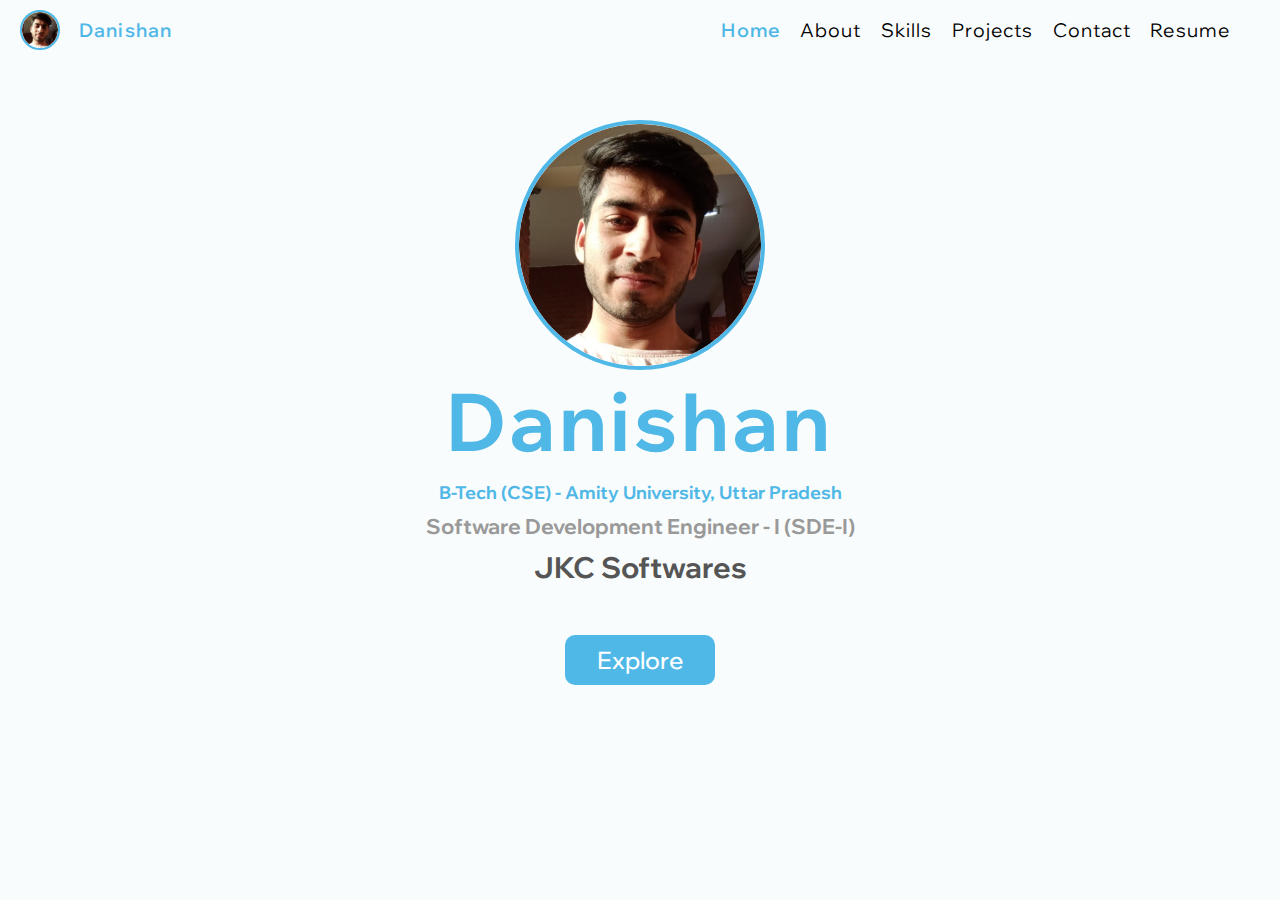
<file: index.html>
<!DOCTYPE html>
<html lang="en">
  <head>
    <meta charset="UTF-8" />
    <meta http-equiv="X-UA-Compatible" content="IE=edge" />
    <meta name="viewport" content="width=device-width, initial-scale=1.0" />
    <link rel="shortcut icon" type="image/x-icon" href="./src/danishan.png" />
    <title>Home | Danishan</title>
    <link rel="stylesheet" href="./css/style.css" />
    <link rel="stylesheet" href="./css/styleO.css" />
  </head>

  <body>
    <section class="home">
      <!--Toggle Button for smaller Screen ----------------------------------- -->
      <input type="checkbox" name="checkox1" id="click" />
      <label for="click">
        <?xml version="1.0" ?><svg
          class="bar"
          fill="none"
          height="24"
          stroke="currentColor"
          stroke-linecap="round"
          stroke-linejoin="round"
          stroke-width="2"
          viewBox="0 0 24 24"
          width="24"
          xmlns="http://www.w3.org/2000/svg"
        >
          <line x1="3" x2="21" y1="12" y2="12" />
          <line x1="3" x2="21" y1="6" y2="6" />
          <line x1="3" x2="21" y1="18" y2="18" />
        </svg>
      </label>

      <!--Navigation -------------------------------------------------- -->
      <nav class="home__nav nav">
        <div class="d1">
          <div class="d2">
            <img class="img-icon" src="./src/danishan.png" alt="img" />
            <p>Danishan</p>
          </div>
        </div>

        <div class="d4">
          <ul>
            <li class="cur-page">Home</li>
            <a href="./html/explore.html#about">
              <li>About</li>
            </a>
            <!-- <a href="./html/explore.html#timeline">
                        <li>Time Line</li>
                    </a> -->
            <a href="./html/explore.html#skill">
              <li>Skills</li>
            </a>
            <a href="./html/explore.html#project">
              <li>Projects</li>
            </a>
            <a href="./html/explore.html#contact">
              <li>Contact</li>
            </a>
            <a target="_blank" href="./html/danishan-resume.html">
              <li>Resume</li>
            </a>
          </ul>
        </div>
      </nav>

      <!--Home Body ---------------------------------------- -->

      <div class="home__div1">
        <div class="home__body">
          <img class="img" src="./src/danishan.png" alt="#" />
          <div class="home_intro">
            <p class="name_text_col">Danishan</p>
            <p class="hd3_col">
              B-Tech (CSE) - Amity University, Uttar Pradesh
            </p>
            <p class="hd2_gry">
              Software Development Engineer - I<span class="break"></span>
              (SDE-I)
            </p>
            <p class="hd1">JKC Softwares</p>
          </div>
          <a href="./html/explore.html">
            <div class="btn">Explore</div>
          </a>
        </div>

        <!-- <div class="home__lside">
                <div class="lside-div"><img class="l-img img-1" src="./src/personal/A1.jpeg" alt="Danishan-1"></div>
                <div class="lside-div"><img class="l-img img-2" src="./src/personal/A2.jpg" alt="Danishan-2"></div>
                <div class="lside-div"><img class="l-img img-3" src="./src/personal/A3.jpg" alt="Danishan-3"></div>
                <div class="lside-div"><img class="l-img img-4" src="./src/personal/D6.jpg" alt="Danishan-4"></div>
                <div class="lside-div"><img class="l-img img-5" src="./src/personal/D5.jpg" alt="Danishan-5"></div>
                <div class="lside-div"><img class="l-img img-6" src="./src/personal/A4.jpg" alt="Danishan-6"></div>
                <div class="lside-div"><img class="l-img img-7" src="./src/personal/D2.jpg" alt="Danishan-7"></div>
                <div class="lside-div"><img class="l-img img-8" src="./src/personal/D4.jpg" alt="Danishan-8"></div>
                <div class="lside-div"><img class="l-img img-9" src="./src/personal/D1.jpg" alt="Danishan-9"></div>
                <div class="lside-div"><img class="l-img img-10" src="./src/personal/G8.jpg" alt="Danishan-10"></div>
            </div> -->
      </div>
    </section>
  </body>
</html>
</file>
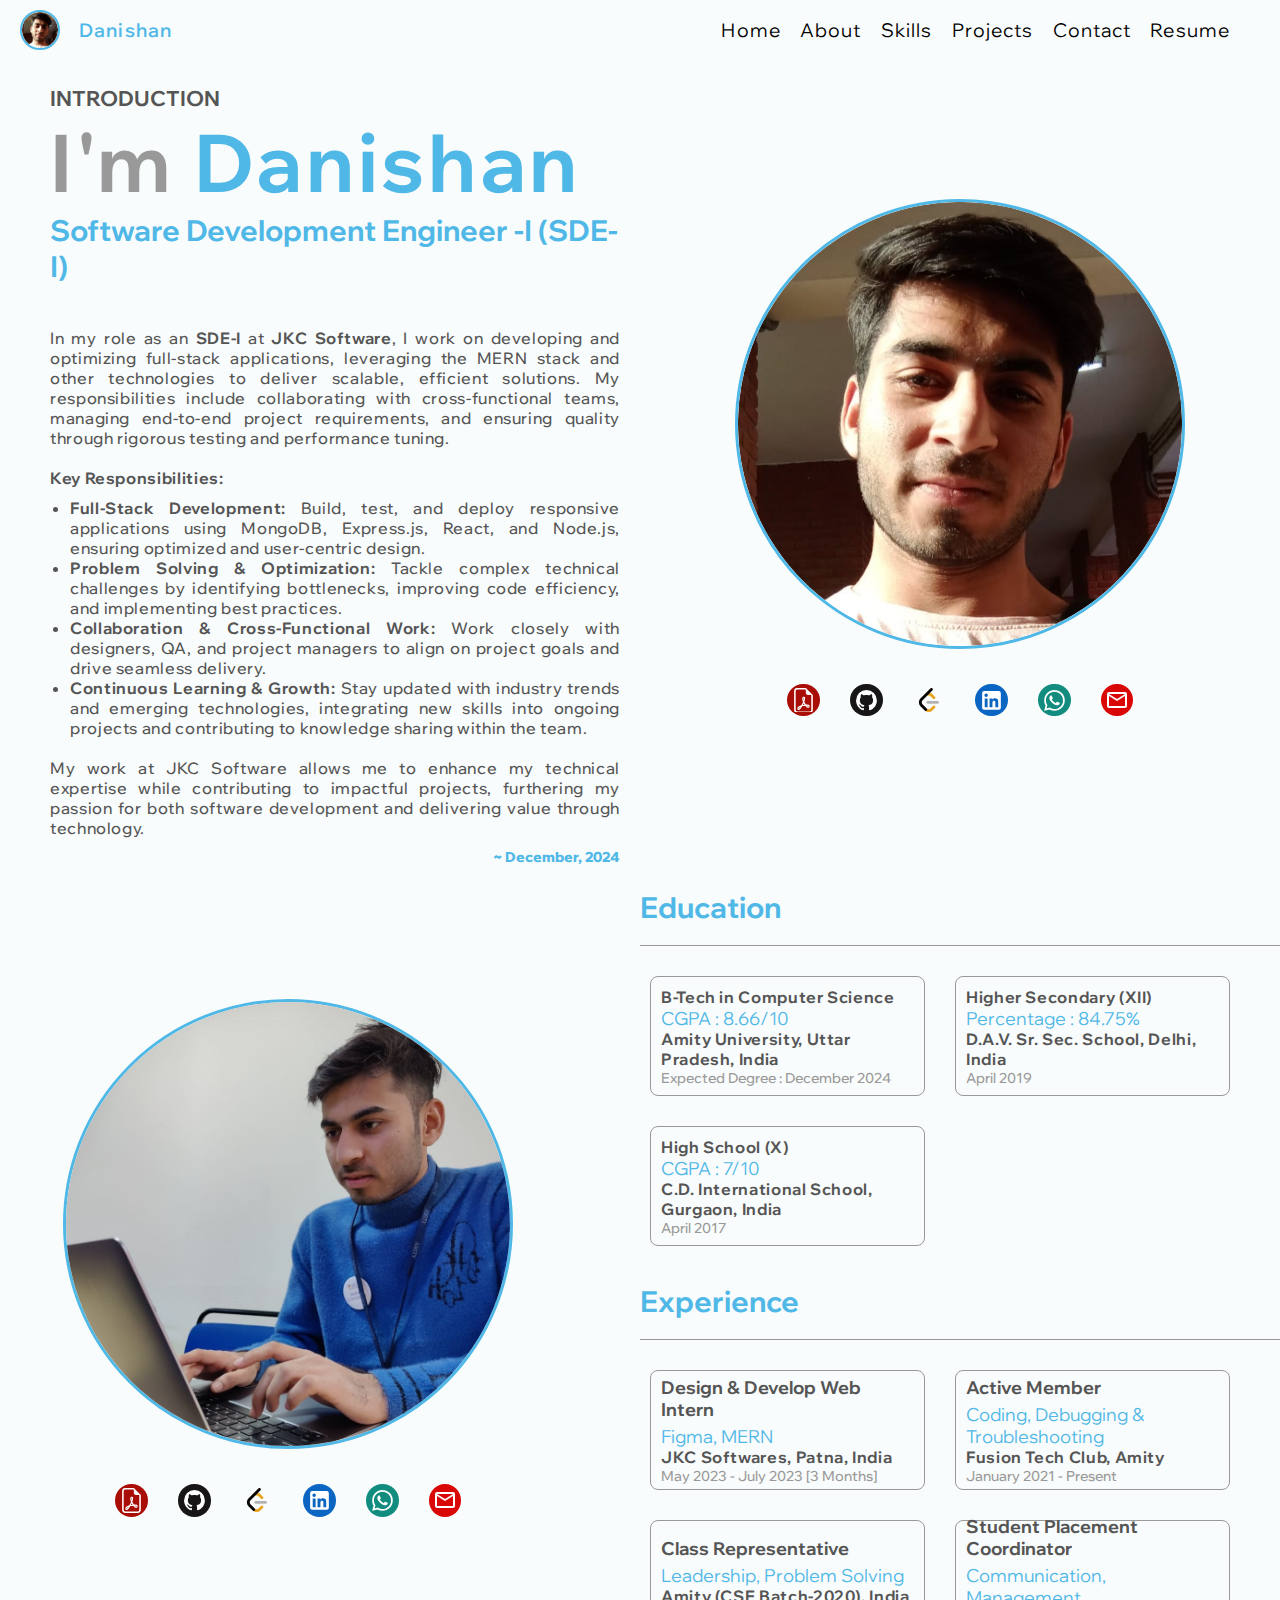
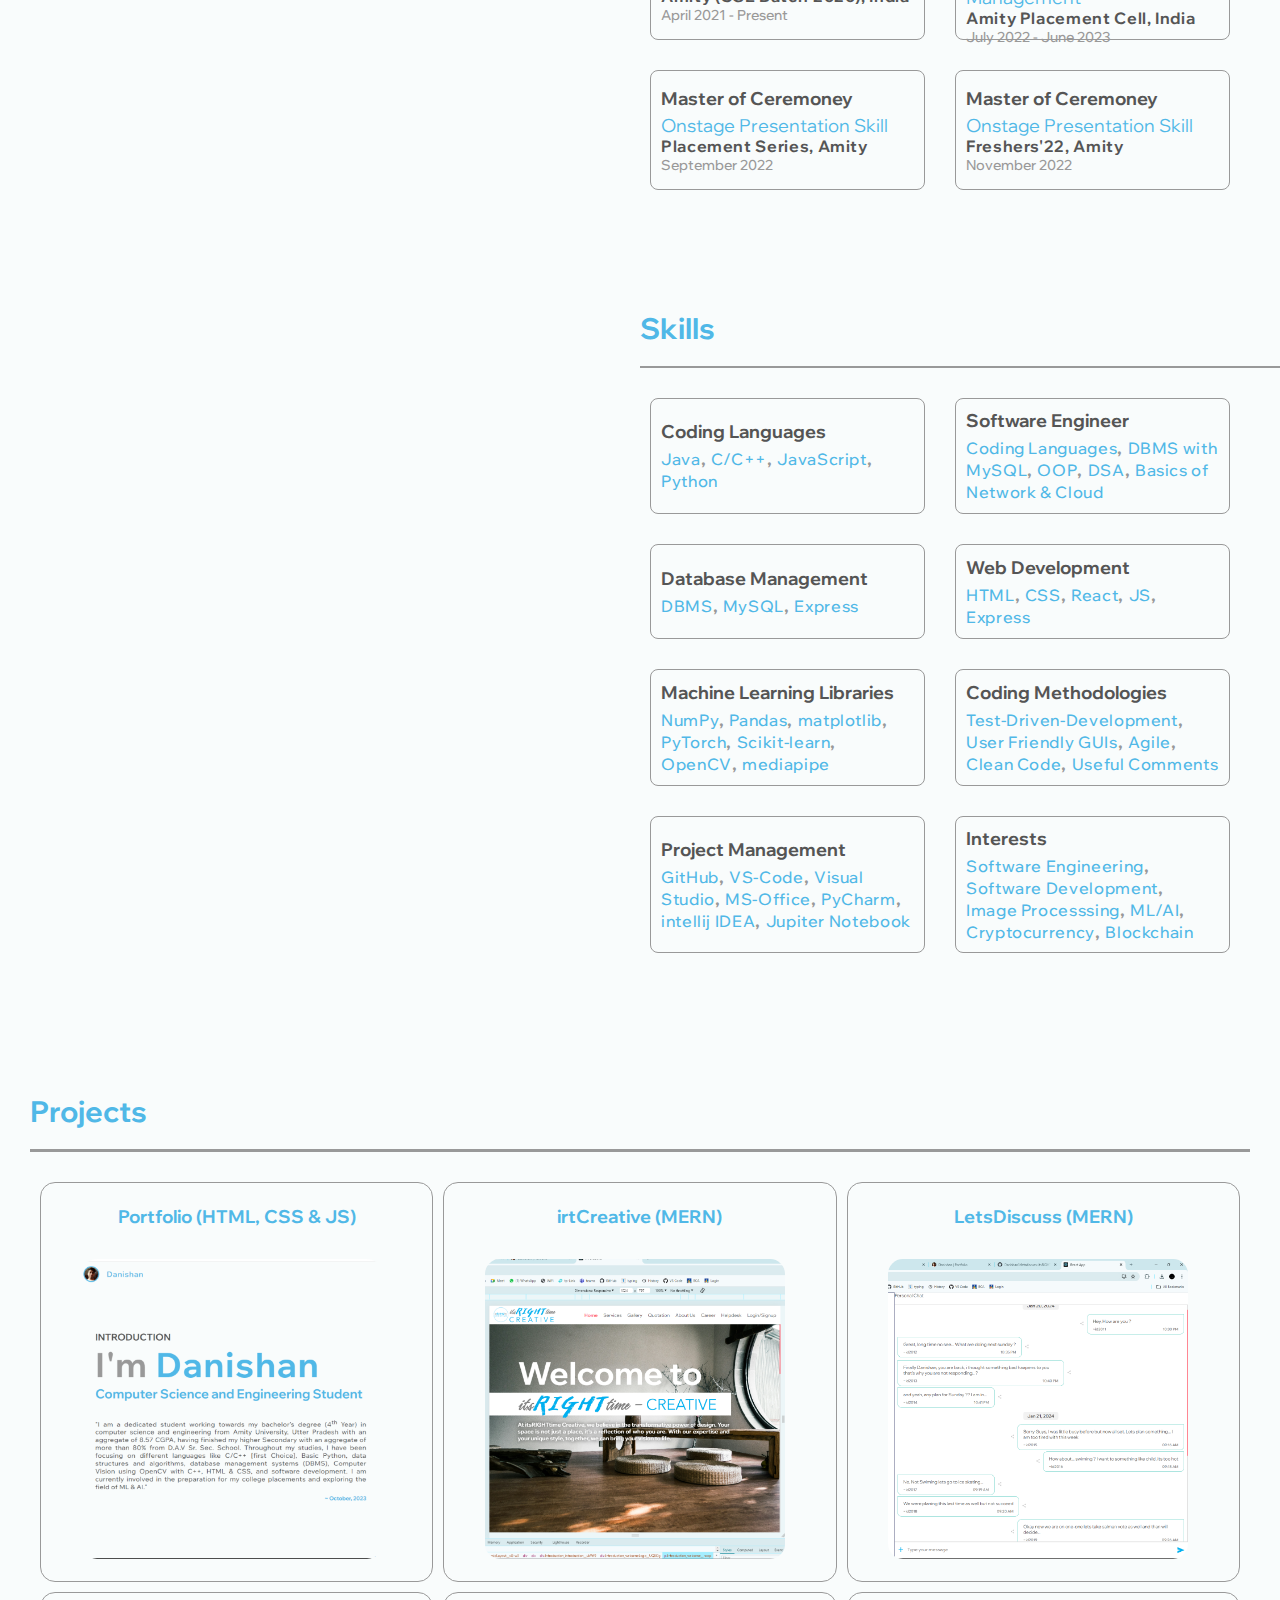
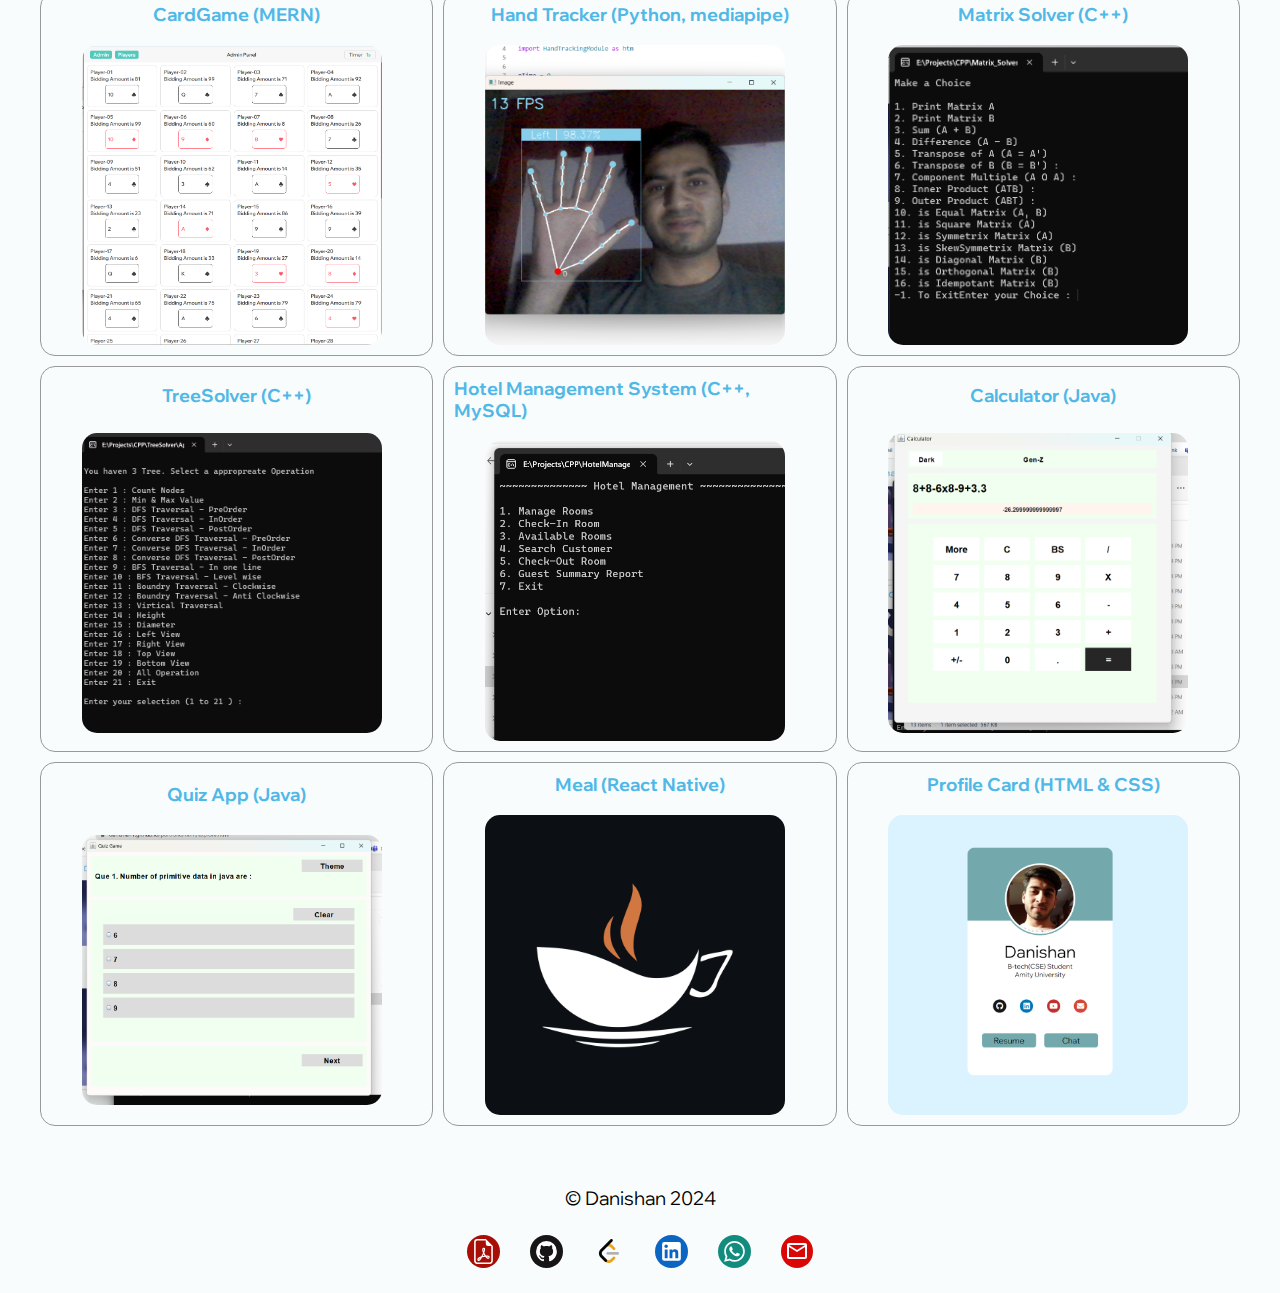
<file: html/explore.html>
<!DOCTYPE html>
<html lang="en">
  <head>
    <meta charset="UTF-8" />
    <meta http-equiv="X-UA-Compatible" content="IE=edge" />
    <meta name="viewport" content="width=device-width, initial-scale=1.0" />
    <link rel="shortcut icon" type="image/x-icon" href="../src/danishan.png" />
    <title>Danishan | Portfolio</title>
    <link rel="stylesheet" href="../css/explore.css" />
  </head>

  <body>
    <!-- Navigation Section -->
    <section class="home">
      <!--Toggle Button for smaller Screen ----------------------------------- -->
      <input type="checkbox" name="checkox1" id="click" />
      <label for="click">
        <?xml version="1.0" ?><svg
          class="bar"
          fill="none"
          height="24"
          stroke="currentColor"
          stroke-linecap="round"
          stroke-linejoin="round"
          stroke-width="2"
          viewBox="0 0 24 24"
          width="24"
          xmlns="http://www.w3.org/2000/svg"
        >
          <line x1="3" x2="21" y1="12" y2="12" />
          <line x1="3" x2="21" y1="6" y2="6" />
          <line x1="3" x2="21" y1="18" y2="18" />
        </svg>
      </label>

      <!--Navigation -------------------------------------------------- -->
      <nav class="home__nav nav">
        <div class="d1">
          <div class="d2">
            <img class="img-icon" src="../src/danishan.png" alt="img" />
            <p>Danishan</p>
          </div>
        </div>
        <!-- navigation list -->
        <div class="d4">
          <ul>
            <a href="../index.html">
              <li>Home</li>
            </a>
            <a href="#about">
              <li>About</li>
            </a>
            <!-- <a href="#timeline">
                        <li>Time Line</li>
                    </a> -->
            <a href="#skills">
              <li>Skills</li>
            </a>
            <a href="#projects">
              <li>Projects</li>
            </a>
            <a href="#contact">
              <li>Contact</li>
            </a>
            <a target="_blank" href="../html/danishan-resume.html">
              <li>Resume</li>
            </a>
          </ul>
        </div>
      </nav>
    </section>

    <!-- Start Main Screen About 1st Part //////////////////////////////////////////////////////////////////////////////////// -->
    <div id="about" class="about-sec-1">
      <div class="intro">
        <p class="hd2">INTRODUCTION</p>
        <p>
          <span class="name_text_gry">I'm </span>
          <span class="name_text_col">Danishan</span>
        </p>
        <p class="hd1_col">Software Development Engineer -I (SDE-I)</p>
        <br />
        <div class="simple_text biography">
          <br />
          In my role as an <b>SDE-I</b> at <b>JKC Software</b>, I work on
          developing and optimizing full-stack applications, leveraging the MERN
          stack and other technologies to deliver scalable, efficient solutions.
          My responsibilities include collaborating with cross-functional teams,
          managing end-to-end project requirements, and ensuring quality through
          rigorous testing and performance tuning.

          <br /><br />

          <ul class="list">
            <p><b>Key Responsibilities:</b></p>
            <li>
              <b> Full-Stack Development:</b> Build, test, and deploy responsive
              applications using MongoDB, Express.js, React, and Node.js,
              ensuring optimized and user-centric design.
            </li>
            <li>
              <b> Problem Solving & Optimization:</b> Tackle complex technical
              challenges by identifying bottlenecks, improving code efficiency,
              and implementing best practices.
            </li>
            <li>
              <b> Collaboration & Cross-Functional Work:</b> Work closely with
              designers, QA, and project managers to align on project goals and
              drive seamless delivery.
            </li>
            <li>
              <b> Continuous Learning & Growth:</b> Stay updated with industry
              trends and emerging technologies, integrating new skills into
              ongoing projects and contributing to knowledge sharing within the
              team.
            </li>
          </ul>
          <br />

          My work at JKC Software allows me to enhance my technical expertise
          while contributing to impactful projects, furthering my passion for
          both software development and delivering value through technology.
        </div>
        <p class="hd4_col date">~ December, 2024</p>
      </div>

      <div class="about-d1">
        <img class="img about-img" src="../src/danishan.png" alt="#" />
        <div class="about-icon">
          <!-- Pdf Icon -->
          <a target="_blank" class="icon-pdf" href="./danishan-resume.html">
            <svg
              xmlns="http://www.w3.org/2000/svg"
              width="1em"
              height="1em"
              viewBox="0 0 16 16"
            >
              <g fill="currentColor">
                <path
                  d="M14 14V4.5L9.5 0H4a2 2 0 0 0-2 2v12a2 2 0 0 0 2 2h8a2 2 0 0 0 2-2zM9.5 3A1.5 1.5 0 0 0 11 4.5h2V14a1 1 0 0 1-1 1H4a1 1 0 0 1-1-1V2a1 1 0 0 1 1-1h5.5v2z"
                />
                <path
                  d="M4.603 14.087a.81.81 0 0 1-.438-.42c-.195-.388-.13-.776.08-1.102c.198-.307.526-.568.897-.787a7.68 7.68 0 0 1 1.482-.645a19.697 19.697 0 0 0 1.062-2.227a7.269 7.269 0 0 1-.43-1.295c-.086-.4-.119-.796-.046-1.136c.075-.354.274-.672.65-.823c.192-.077.4-.12.602-.077a.7.7 0 0 1 .477.365c.088.164.12.356.127.538c.007.188-.012.396-.047.614c-.084.51-.27 1.134-.52 1.794a10.954 10.954 0 0 0 .98 1.686a5.753 5.753 0 0 1 1.334.05c.364.066.734.195.96.465c.12.144.193.32.2.518c.007.192-.047.382-.138.563a1.04 1.04 0 0 1-.354.416a.856.856 0 0 1-.51.138c-.331-.014-.654-.196-.933-.417a5.712 5.712 0 0 1-.911-.95a11.651 11.651 0 0 0-1.997.406a11.307 11.307 0 0 1-1.02 1.51c-.292.35-.609.656-.927.787a.793.793 0 0 1-.58.029zm1.379-1.901c-.166.076-.32.156-.459.238c-.328.194-.541.383-.647.547c-.094.145-.096.25-.04.361c.01.022.02.036.026.044a.266.266 0 0 0 .035-.012c.137-.056.355-.235.635-.572a8.18 8.18 0 0 0 .45-.606zm1.64-1.33a12.71 12.71 0 0 1 1.01-.193a11.744 11.744 0 0 1-.51-.858a20.801 20.801 0 0 1-.5 1.05zm2.446.45c.15.163.296.3.435.41c.24.19.407.253.498.256a.107.107 0 0 0 .07-.015a.307.307 0 0 0 .094-.125a.436.436 0 0 0 .059-.2a.095.095 0 0 0-.026-.063c-.052-.062-.2-.152-.518-.209a3.876 3.876 0 0 0-.612-.053zM8.078 7.8a6.7 6.7 0 0 0 .2-.828c.031-.188.043-.343.038-.465a.613.613 0 0 0-.032-.198a.517.517 0 0 0-.145.04c-.087.035-.158.106-.196.283c-.04.192-.03.469.046.822c.024.111.054.227.09.346z"
                />
              </g>
            </svg>
          </a>

          <!-- Github Icon -->
          <a
            target="_blank"
            class="icon-github"
            href="https://github.com/Danishan1"
          >
            <svg
              xmlns="http://www.w3.org/2000/svg"
              width="1em"
              height="1em"
              viewBox="0 0 24 24"
            >
              <path
                fill="currentColor"
                d="M12 2A10 10 0 0 0 2 12c0 4.42 2.87 8.17 6.84 9.5c.5.08.66-.23.66-.5v-1.69c-2.77.6-3.36-1.34-3.36-1.34c-.46-1.16-1.11-1.47-1.11-1.47c-.91-.62.07-.6.07-.6c1 .07 1.53 1.03 1.53 1.03c.87 1.52 2.34 1.07 2.91.83c.09-.65.35-1.09.63-1.34c-2.22-.25-4.55-1.11-4.55-4.92c0-1.11.38-2 1.03-2.71c-.1-.25-.45-1.29.1-2.64c0 0 .84-.27 2.75 1.02c.79-.22 1.65-.33 2.5-.33c.85 0 1.71.11 2.5.33c1.91-1.29 2.75-1.02 2.75-1.02c.55 1.35.2 2.39.1 2.64c.65.71 1.03 1.6 1.03 2.71c0 3.82-2.34 4.66-4.57 4.91c.36.31.69.92.69 1.85V21c0 .27.16.59.67.5C19.14 20.16 22 16.42 22 12A10 10 0 0 0 12 2Z"
              />
            </svg>
          </a>

          <!-- Leetcode Icon -->
          <a
            target="_blank"
            class="leetcode"
            href="https://leetcode.com/danishan/"
          >
            <img
              src="../src/imgPortBG/leetcode.png"
              alt="Leetcode"
              height="24"
              width="24"
            />
          </a>

          <!-- Linkdin Icon -->
          <a
            target="_blank"
            class="icon-linkedin"
            href="https://www.linkedin.com/in/danishan/"
          >
            <svg
              xmlns="http://www.w3.org/2000/svg"
              width="1em"
              height="1em"
              viewBox="0 0 24 24"
            >
              <path
                fill="currentColor"
                d="M19 3a2 2 0 0 1 2 2v14a2 2 0 0 1-2 2H5a2 2 0 0 1-2-2V5a2 2 0 0 1 2-2h14m-.5 15.5v-5.3a3.26 3.26 0 0 0-3.26-3.26c-.85 0-1.84.52-2.32 1.3v-1.11h-2.79v8.37h2.79v-4.93c0-.77.62-1.4 1.39-1.4a1.4 1.4 0 0 1 1.4 1.4v4.93h2.79M6.88 8.56a1.68 1.68 0 0 0 1.68-1.68c0-.93-.75-1.69-1.68-1.69a1.69 1.69 0 0 0-1.69 1.69c0 .93.76 1.68 1.69 1.68m1.39 9.94v-8.37H5.5v8.37h2.77Z"
              />
            </svg>
          </a>

          <!-- whatsapp Icon -->
          <a
            target="_blank"
            class="icon-whatsapp"
            href="https://wa.me/+919540514188"
          >
            <svg
              xmlns="http://www.w3.org/2000/svg"
              width="1em"
              height="1em"
              viewBox="0 0 24 24"
            >
              <path
                fill="currentColor"
                d="M19.05 4.91A9.816 9.816 0 0 0 12.04 2c-5.46 0-9.91 4.45-9.91 9.91c0 1.75.46 3.45 1.32 4.95L2.05 22l5.25-1.38c1.45.79 3.08 1.21 4.74 1.21c5.46 0 9.91-4.45 9.91-9.91c0-2.65-1.03-5.14-2.9-7.01zm-7.01 15.24c-1.48 0-2.93-.4-4.2-1.15l-.3-.18l-3.12.82l.83-3.04l-.2-.31a8.264 8.264 0 0 1-1.26-4.38c0-4.54 3.7-8.24 8.24-8.24c2.2 0 4.27.86 5.82 2.42a8.183 8.183 0 0 1 2.41 5.83c.02 4.54-3.68 8.23-8.22 8.23zm4.52-6.16c-.25-.12-1.47-.72-1.69-.81c-.23-.08-.39-.12-.56.12c-.17.25-.64.81-.78.97c-.14.17-.29.19-.54.06c-.25-.12-1.05-.39-1.99-1.23c-.74-.66-1.23-1.47-1.38-1.72c-.14-.25-.02-.38.11-.51c.11-.11.25-.29.37-.43s.17-.25.25-.41c.08-.17.04-.31-.02-.43s-.56-1.34-.76-1.84c-.2-.48-.41-.42-.56-.43h-.48c-.17 0-.43.06-.66.31c-.22.25-.86.85-.86 2.07c0 1.22.89 2.4 1.01 2.56c.12.17 1.75 2.67 4.23 3.74c.59.26 1.05.41 1.41.52c.59.19 1.13.16 1.56.1c.48-.07 1.47-.6 1.67-1.18c.21-.58.21-1.07.14-1.18s-.22-.16-.47-.28z"
              />
            </svg>
          </a>

          <!-- Mail Icon -->
          <a
            target="_blank"
            class="icon-mail"
            href="mailto:danishan089@gmail.com"
          >
            <svg
              xmlns="http://www.w3.org/2000/svg"
              width="24"
              height="24"
              viewBox="0 0 24 24"
            >
              <path
                fill="currentColor"
                d="M22 6c0-1.1-.9-2-2-2H4c-1.1 0-2 .9-2 2v12c0 1.1.9 2 2 2h16c1.1 0 2-.9 2-2V6zm-2 0l-8 5l-8-5h16zm0 12H4V8l8 5l8-5v10z"
              />
            </svg>
          </a>
        </div>
      </div>
    </div>

    <!-- End Main Screen About 1st Part ======================================================================================== -->

    <!-- Start Main Screen About 2nd Part ////////////////////////////////////////////////////////////////////////////////////// -->

    <div class="half-Stcky-scroll">
      <div class="left">
        <div class="left-sticky sticky">
          <div class="about-d1">
            <img
              class="img about-img"
              id="changing-image"
              src="../src/personal/D5.jpg"
              alt="Danishan"
            />

            <div class="about-icon">
              <!-- Pdf Icon -->
              <a target="_blank" class="icon-pdf" href="./danishan-resume.html">
                <svg
                  xmlns="http://www.w3.org/2000/svg"
                  width="1em"
                  height="1em"
                  viewBox="0 0 16 16"
                >
                  <g fill="currentColor">
                    <path
                      d="M14 14V4.5L9.5 0H4a2 2 0 0 0-2 2v12a2 2 0 0 0 2 2h8a2 2 0 0 0 2-2zM9.5 3A1.5 1.5 0 0 0 11 4.5h2V14a1 1 0 0 1-1 1H4a1 1 0 0 1-1-1V2a1 1 0 0 1 1-1h5.5v2z"
                    />
                    <path
                      d="M4.603 14.087a.81.81 0 0 1-.438-.42c-.195-.388-.13-.776.08-1.102c.198-.307.526-.568.897-.787a7.68 7.68 0 0 1 1.482-.645a19.697 19.697 0 0 0 1.062-2.227a7.269 7.269 0 0 1-.43-1.295c-.086-.4-.119-.796-.046-1.136c.075-.354.274-.672.65-.823c.192-.077.4-.12.602-.077a.7.7 0 0 1 .477.365c.088.164.12.356.127.538c.007.188-.012.396-.047.614c-.084.51-.27 1.134-.52 1.794a10.954 10.954 0 0 0 .98 1.686a5.753 5.753 0 0 1 1.334.05c.364.066.734.195.96.465c.12.144.193.32.2.518c.007.192-.047.382-.138.563a1.04 1.04 0 0 1-.354.416a.856.856 0 0 1-.51.138c-.331-.014-.654-.196-.933-.417a5.712 5.712 0 0 1-.911-.95a11.651 11.651 0 0 0-1.997.406a11.307 11.307 0 0 1-1.02 1.51c-.292.35-.609.656-.927.787a.793.793 0 0 1-.58.029zm1.379-1.901c-.166.076-.32.156-.459.238c-.328.194-.541.383-.647.547c-.094.145-.096.25-.04.361c.01.022.02.036.026.044a.266.266 0 0 0 .035-.012c.137-.056.355-.235.635-.572a8.18 8.18 0 0 0 .45-.606zm1.64-1.33a12.71 12.71 0 0 1 1.01-.193a11.744 11.744 0 0 1-.51-.858a20.801 20.801 0 0 1-.5 1.05zm2.446.45c.15.163.296.3.435.41c.24.19.407.253.498.256a.107.107 0 0 0 .07-.015a.307.307 0 0 0 .094-.125a.436.436 0 0 0 .059-.2a.095.095 0 0 0-.026-.063c-.052-.062-.2-.152-.518-.209a3.876 3.876 0 0 0-.612-.053zM8.078 7.8a6.7 6.7 0 0 0 .2-.828c.031-.188.043-.343.038-.465a.613.613 0 0 0-.032-.198a.517.517 0 0 0-.145.04c-.087.035-.158.106-.196.283c-.04.192-.03.469.046.822c.024.111.054.227.09.346z"
                    />
                  </g>
                </svg>
              </a>

              <!-- Github Icon -->
              <a
                target="_blank"
                class="icon-github"
                href="https://github.com/Danishan1"
              >
                <svg
                  xmlns="http://www.w3.org/2000/svg"
                  width="1em"
                  height="1em"
                  viewBox="0 0 24 24"
                >
                  <path
                    fill="currentColor"
                    d="M12 2A10 10 0 0 0 2 12c0 4.42 2.87 8.17 6.84 9.5c.5.08.66-.23.66-.5v-1.69c-2.77.6-3.36-1.34-3.36-1.34c-.46-1.16-1.11-1.47-1.11-1.47c-.91-.62.07-.6.07-.6c1 .07 1.53 1.03 1.53 1.03c.87 1.52 2.34 1.07 2.91.83c.09-.65.35-1.09.63-1.34c-2.22-.25-4.55-1.11-4.55-4.92c0-1.11.38-2 1.03-2.71c-.1-.25-.45-1.29.1-2.64c0 0 .84-.27 2.75 1.02c.79-.22 1.65-.33 2.5-.33c.85 0 1.71.11 2.5.33c1.91-1.29 2.75-1.02 2.75-1.02c.55 1.35.2 2.39.1 2.64c.65.71 1.03 1.6 1.03 2.71c0 3.82-2.34 4.66-4.57 4.91c.36.31.69.92.69 1.85V21c0 .27.16.59.67.5C19.14 20.16 22 16.42 22 12A10 10 0 0 0 12 2Z"
                  />
                </svg>
              </a>

              <!-- Leetcode Icon -->
              <a
                target="_blank"
                class="leetcode"
                href="https://leetcode.com/danishan/"
              >
                <img
                  src="../src/imgPortBG/leetcode.png"
                  alt="Leetcode"
                  height="24"
                  width="24"
                />
              </a>

              <!-- Linkdin Icon -->
              <a
                target="_blank"
                class="icon-linkedin"
                href="https://www.linkedin.com/in/danishan/"
              >
                <svg
                  xmlns="http://www.w3.org/2000/svg"
                  width="1em"
                  height="1em"
                  viewBox="0 0 24 24"
                >
                  <path
                    fill="currentColor"
                    d="M19 3a2 2 0 0 1 2 2v14a2 2 0 0 1-2 2H5a2 2 0 0 1-2-2V5a2 2 0 0 1 2-2h14m-.5 15.5v-5.3a3.26 3.26 0 0 0-3.26-3.26c-.85 0-1.84.52-2.32 1.3v-1.11h-2.79v8.37h2.79v-4.93c0-.77.62-1.4 1.39-1.4a1.4 1.4 0 0 1 1.4 1.4v4.93h2.79M6.88 8.56a1.68 1.68 0 0 0 1.68-1.68c0-.93-.75-1.69-1.68-1.69a1.69 1.69 0 0 0-1.69 1.69c0 .93.76 1.68 1.69 1.68m1.39 9.94v-8.37H5.5v8.37h2.77Z"
                  />
                </svg>
              </a>

              <!-- whatsapp Icon -->
              <a
                target="_blank"
                class="icon-whatsapp"
                href="https://wa.me/+919540514188"
              >
                <svg
                  xmlns="http://www.w3.org/2000/svg"
                  width="1em"
                  height="1em"
                  viewBox="0 0 24 24"
                >
                  <path
                    fill="currentColor"
                    d="M19.05 4.91A9.816 9.816 0 0 0 12.04 2c-5.46 0-9.91 4.45-9.91 9.91c0 1.75.46 3.45 1.32 4.95L2.05 22l5.25-1.38c1.45.79 3.08 1.21 4.74 1.21c5.46 0 9.91-4.45 9.91-9.91c0-2.65-1.03-5.14-2.9-7.01zm-7.01 15.24c-1.48 0-2.93-.4-4.2-1.15l-.3-.18l-3.12.82l.83-3.04l-.2-.31a8.264 8.264 0 0 1-1.26-4.38c0-4.54 3.7-8.24 8.24-8.24c2.2 0 4.27.86 5.82 2.42a8.183 8.183 0 0 1 2.41 5.83c.02 4.54-3.68 8.23-8.22 8.23zm4.52-6.16c-.25-.12-1.47-.72-1.69-.81c-.23-.08-.39-.12-.56.12c-.17.25-.64.81-.78.97c-.14.17-.29.19-.54.06c-.25-.12-1.05-.39-1.99-1.23c-.74-.66-1.23-1.47-1.38-1.72c-.14-.25-.02-.38.11-.51c.11-.11.25-.29.37-.43s.17-.25.25-.41c.08-.17.04-.31-.02-.43s-.56-1.34-.76-1.84c-.2-.48-.41-.42-.56-.43h-.48c-.17 0-.43.06-.66.31c-.22.25-.86.85-.86 2.07c0 1.22.89 2.4 1.01 2.56c.12.17 1.75 2.67 4.23 3.74c.59.26 1.05.41 1.41.52c.59.19 1.13.16 1.56.1c.48-.07 1.47-.6 1.67-1.18c.21-.58.21-1.07.14-1.18s-.22-.16-.47-.28z"
                  />
                </svg>
              </a>

              <!-- Mail Icon -->
              <a
                target="_blank"
                class="icon-mail"
                href="mailto:danishan089@gmail.com"
              >
                <svg
                  xmlns="http://www.w3.org/2000/svg"
                  width="24"
                  height="24"
                  viewBox="0 0 24 24"
                >
                  <path
                    fill="currentColor"
                    d="M22 6c0-1.1-.9-2-2-2H4c-1.1 0-2 .9-2 2v12c0 1.1.9 2 2 2h16c1.1 0 2-.9 2-2V6zm-2 0l-8 5l-8-5h16zm0 12H4V8l8 5l8-5v10z"
                  />
                </svg>
              </a>
            </div>
          </div>
        </div>
      </div>

      <div class="right">
        <!-- Education --------------------------------------------------------------------------------------->
        <p class="hd1_col">Education</p>
        <span class="line"></span>

        <div class="sec2col">
          <div class="info-card">
            <p class="simple_bold">B-Tech in Computer Science</p>
            <p class="hd3_simple_col">CGPA : 8.66/10</p>
            <p class="simple_bold">Amity University, Uttar Pradesh, India</p>
            <p class="hd4_gry">Expected Degree : December 2024</p>
          </div>

          <div class="info-card">
            <p class="simple_bold">Higher Secondary (XII)</p>
            <p class="hd3_simple_col">Percentage : 84.75%</p>
            <p class="simple_bold">D.A.V. Sr. Sec. School, Delhi, India</p>
            <p class="hd4_gry">April 2019</p>
          </div>

          <div class="info-card">
            <p class="simple_bold">High School (X)</p>
            <p class="hd3_simple_col">CGPA : 7/10</p>
            <p class="simple_bold">C.D. International School, Gurgaon, India</p>
            <p class="hd4_gry">April 2017</p>
          </div>
        </div>

        <!-- Experience --------------------------------------------------------------------------------------->
        <p class="hd1_col">Experience</p>
        <span class="line"></span>

        <div class="sec2col">
          <!-- <div class="info-card">
            <p class="hd3">Software Engineer (SDE-I)</p>
            <p class="hd3_simple_col">MERN</p>
            <p class="simple_bold">JKC Softwares, Patna, India</p>
            <p class="hd4_gry">November 2023 - Present</p>
          </div> -->

          <div class="info-card">
            <p class="hd3">Design & Develop Web Intern</p>
            <p class="hd3_simple_col">Figma, MERN</p>
            <p class="simple_bold">JKC Softwares, Patna, India</p>
            <p class="hd4_gry">May 2023 - July 2023 [3 Months]</p>
          </div>

          <div class="info-card">
            <p class="hd3">Active Member</p>
            <p class="hd3_simple_col">Coding, Debugging & Troubleshooting</p>
            <p class="simple_bold">Fusion Tech Club, Amity</p>
            <p class="hd4_gry">January 2021 - Present</p>
          </div>

          <div class="info-card">
            <p class="hd3">Class Representative</p>
            <p class="hd3_simple_col">Leadership, Problem Solving</p>
            <p class="simple_bold">Amity (CSE Batch-2020), India</p>
            <p class="hd4_gry">April 2021 - Present</p>
          </div>

          <div class="info-card">
            <p class="hd3">Student Placement Coordinator</p>
            <p class="hd3_simple_col">Communication, Management</p>
            <p class="simple_bold">Amity Placement Cell, India</p>
            <p class="hd4_gry">July 2022 - June 2023</p>
          </div>

          <div class="info-card">
            <p class="hd3">Master of Ceremoney</p>
            <p class="hd3_simple_col">Onstage Presentation Skill</p>
            <p class="simple_bold">Placement Series, Amity</p>
            <p class="hd4_gry">September 2022</p>
          </div>

          <div class="info-card">
            <p class="hd3">Master of Ceremoney</p>
            <p class="hd3_simple_col">Onstage Presentation Skill</p>
            <p class="simple_bold">Freshers'22, Amity</p>
            <p class="hd4_gry">November 2022</p>
          </div>
        </div>

        <!-- Skills --------------------------------------------------------------------------------------->
        <p class="hd1_col" id="skills">Skills</p>
        <span class="line"></span>

        <div class="sec2col">
          <div class="info-card">
            <p class="hd3">Coding Languages</p>
            <p class="simple_text_col">
              <!-- <span class="simple_text_gry">[1<sup>st</sup> choice] </span> -->
              Java<span class="hd3_gry">, </span> C/C++<span class="hd3_gry"
                >,
              </span>
              JavaScript<span class="hd3_gry">, </span> Python<span
                class="hd3_gry"
              >
              </span>
            </p>
          </div>

          <div class="info-card">
            <p class="hd3">Software Engineer</p>
            <p class="simple_text_col">
              <!-- <span class="simple_text_gry">[1<sup>st</sup> choice] </span> -->
              Coding Languages<span class="hd3_gry">, </span> DBMS with
              MySQL<span class="hd3_gry">, </span> OOP<span class="hd3_gry"
                >,
              </span>
              DSA<span class="hd3_gry">, </span> Basics of Network & Cloud<span
                class="hd3_gry"
              >
              </span>
            </p>
          </div>

          <div class="info-card">
            <p class="hd3">Database Management</p>
            <p class="simple_text_col">
              DBMS<span class="hd3_gry">, </span> MySQL<span class="hd3_gry"
                >,
              </span>
              Express<span class="hd3_gry"> </span>
            </p>
          </div>

          <div class="info-card">
            <p class="hd3">Web Development</p>
            <p class="simple_text_col">
              HTML<span class="hd3_gry">, </span> CSS<span class="hd3_gry"
                >,
              </span>
              React<span class="hd3_gry">, </span> JS<span class="hd3_gry"
                >,
              </span>
              Express<span class="hd3_gry"> </span>
            </p>
          </div>

          <div class="info-card">
            <p class="hd3">Machine Learning Libraries</p>
            <p class="simple_text_col">
              NumPy<span class="hd3_gry">, </span> Pandas<span class="hd3_gry"
                >,
              </span>
              matplotlib<span class="hd3_gry">, </span> PyTorch<span
                class="hd3_gry"
                >,
              </span>
              Scikit-learn<span class="hd3_gry">, </span> OpenCV<span
                class="hd3_gry"
                >,
              </span>
              mediapipe<span class="hd3_gry"></span>
            </p>
          </div>

          <!-- <div class="info-card">
                    <p class="hd3">Courses</p>
                    <p class="simple_text_col">
                        Database<span class="hd3_gry">, </span>
                        Data Structure<span class="hd3_gry">, </span>
                        numpy<span class="hd3_gry">, </span>
                        pandas<span class="hd3_gry">, </span>
                        matplotlib
                    </p>

                </div> -->

          <div class="info-card">
            <p class="hd3">Coding Methodologies</p>
            <p class="simple_text_col">
              Test-Driven-Development<span class="hd3_gry">, </span> User
              Friendly GUIs<span class="hd3_gry">, </span> Agile<span
                class="hd3_gry"
                >,
              </span>
              Clean Code<span class="hd3_gry">, </span>
              Useful Comments
            </p>
          </div>

          <div class="info-card">
            <p class="hd3">Project Management</p>
            <p class="simple_text_col">
              GitHub<span class="hd3_gry">, </span> VS-Code<span class="hd3_gry"
                >,
              </span>
              Visual Studio<span class="hd3_gry">, </span> MS-Office<span
                class="hd3_gry"
                >,
              </span>
              PyCharm<span class="hd3_gry">, </span> intellij IDEA<span
                class="hd3_gry"
                >,
              </span>
              Jupiter Notebook
            </p>
          </div>

          <div class="info-card">
            <p class="hd3">Interests</p>

            <p class="simple_text_col">
              Software Engineering<span class="hd3_gry">, </span> Software
              Development<span class="hd3_gry">, </span> Image Processsing<span
                class="hd3_gry"
                >,
              </span>
              ML/AI<span class="hd3_gry">, </span> Cryptocurrency<span
                class="hd3_gry"
                >,
              </span>
              Blockchain
            </p>
          </div>
        </div>
      </div>
    </div>

    <!-- End Main Screen About 2nd Part ======================================================================================== -->

    <!-- Start Projects       ///////////////////////////////////////////////////////////////////////////////////////////////////// -->
    <section id="projects"></section>
    <section class="projects">
      <p class="hd1_col">Projects</p>
      <span class="line"></span>

      <div class="sec2col">
        <div class="box">
          <div class="hd3_col">Portfolio (HTML, CSS & JS)</div>
          <div class="descr">
            <img src="../src/projects/portfolio.png" alt="Image" />
            <div>
              <p class="simple_text">
                Employed responsive design principles to ensure the website's
                compatibility across different devices, providing an optimal
                user experience & accessibility.
              </p>
            </div>
          </div>

          <div class="project-btn">
            <a
              href="https://github.com/Danishan1/portfolio"
              target="_blank"
              class="btn"
              >Source Code</a
            >
            <!-- <a href="#" target="_blank" class="btn">Video</a> -->
          </div>
        </div>

        <div class="box">
          <div class="hd3_col">irtCreative (MERN)</div>
          <div class="descr">
            <img src="../src/projects/irtcreative.png" alt="Image" />
            <div>
              <p class="simple_text">
                Developed a responsive website using the MERN stack (MySQL,
                Express.js, React, Node.js). Organized services into Divisions,
                Departments, Sectors, and Services. Key responsibilities:
                frontend development, RESTful APIs, MySQL database design.
              </p>
            </div>
          </div>

          <div class="project-btn">
            <a
              href="https://github.com/Danishan1/Html-CSS-Projects/tree/main/irtcreative"
              target="_blank"
              class="btn"
              >Source Code</a
            >
            <a
              href="https://danishan1.github.io/irtcreative/"
              target="_blank"
              class="btn"
              >Website</a
            >
          </div>
        </div>

        <div class="box">
          <div class="hd3_col">LetsDiscuss (MERN)</div>
          <div class="descr">
            <img src="../src/projects/letsdiscuss.png" alt="Image" />
            <div>
              <p class="simple_text">
                The Card Game is a React-based web application that enables
                interactive card selection and bidding for players. With a
                user-friendly interface and real-time updates, it incorporates
                state management, responsive design, and features like timers
                and admin controls.
              </p>
            </div>
          </div>

          <div class="project-btn">
            <a
              href="https://github.com/Danishan1/CardGame"
              target="_blank"
              class="btn"
              >Source Code</a
            >
            <a
              href="https://danishan1.github.io/CardGame/"
              target="_blank"
              class="btn"
              >Website</a
            >
          </div>
        </div>

        <div class="box">
          <div class="hd3_col">CardGame (MERN)</div>
          <div class="descr">
            <img src="../src/projects/cardGame.png" alt="Image" />
            <div>
              <p class="simple_text">
                itsRIGHTtime LetsDiscuss is a comprehensive,
                organization-specific chat system designed to facilitate
                seamless communication and collaboration among employees within
                an organization. It offers a robust and secure platform for
                real-time messaging, file sharing, video conferencing, and more,
                tailored to meet the unique needs of various organizations.
              </p>
            </div>
          </div>

          <div class="project-btn">
            <a
              href="https://github.com/Danishan1/CardGame"
              target="_blank"
              class="btn"
              >Source Code</a
            >
            <a
              href="https://danishan1.github.io/CardGame/"
              target="_blank"
              class="btn"
              >Website</a
            >
          </div>
        </div>

        <div class="box">
          <div class="hd3_col">Hand Tracker (Python, mediapipe)</div>
          <div class="descr">
            <img src="../src/projects/handTracking.png" alt="Image" />
            <div>
              <p class="simple_text">
                Craft a dynamic Python project using OpenCV, Mediapipe, and
                other technologies for real-time hand recognition. The project
                allows intuitive device control and interactive applications by
                analyzing webcam input, opening avenues for innovative and
                hands-free user experiences.
              </p>
            </div>
          </div>

          <div class="project-btn">
            <a
              href="https://github.com/Danishan1/Python/tree/main/HandTracking"
              target="_blank"
              class="btn"
              >Source Code</a
            >
            <!-- <a href="#" target="_blank" class="btn">Video</a> -->
          </div>
        </div>

        <div class="box">
          <div class="hd3_col">Matrix Solver (C++)</div>
          <div class="descr">
            <img src="../src/projects/matrix.png" alt="Image" />
            <div>
              <p class="simple_text">
                Developed a command-line interface (CLI) Matrix Solver program
                in C++ to perform various matrix operations including addition,
                subtraction, inner and outer product, component product,
                adjoint, inverse, and other calculations. Demonstrated strong
                proficiency in C++ programming, linear algebra, and algorithmic
                problem-solving.
              </p>
              <!-- <p class="hd4_gry date">2020-2024</p> -->
            </div>
          </div>

          <div class="project-btn">
            <a
              href="https://github.com/Danishan1/CPP-Projects/tree/main/Matrix_Solver"
              target="_blank"
              class="btn"
              >Source Code</a
            >
            <!-- <a href="#" target="_blank" class="btn">Video</a> -->
          </div>
        </div>

        <div class="box">
          <div class="hd3_col">TreeSolver (C++)</div>
          <div class="descr">
            <img src="../src/projects/tree.png" alt="Image" />
            <div>
              <p class="simple_text">
                The "TreeSolver" project is a C++ program that provides a
                versatile toolkit for solving various binary tree problems. It
                offers functionalities such as counting nodes, finding minimum
                and maximum values, performing DFS and BFS traversals, handling
                boundary and vertical traversals, calculating height and
                diameter, and more. This project is a comprehensive toolset for
                working with binary trees, demonstrating strong problem-solving
                skills.
              </p>
            </div>
          </div>

          <div class="project-btn">
            <a
              href="https://github.com/Danishan1/CPP-Projects/tree/main/TreeSolver"
              target="_blank"
              class="btn github"
              >Source Code</a
            >
            <!-- <a href="#" target="_blank" class="btn yt">Video</a> -->
          </div>
        </div>

        <div class="box">
          <div class="hd3_col">Hotel Management System (C++, MySQL)</div>
          <div class="descr">
            <img src="../src/projects/hotel.png" alt="Image" />
            <div>
              <p class="simple_text">
                The Hotel Management System project in C++ with MySQL database
                integration is a command-line interface (CLI) application that
                allows users to perform various functions such as managing
                rooms, checking-in/out, searching customers, generating reports,
                and more.
              </p>
            </div>
          </div>

          <div class="project-btn">
            <a
              href="https://danishan1.github.io/portfolio/html/explore.html#"
              target="_blank"
              class="btn"
              >Source Code</a
            >
            <!-- <a href="#" target="_blank" class="btn">Video</a> -->
          </div>
        </div>

        <div class="box">
          <div class="hd3_col">Calculator (Java)</div>
          <div class="descr">
            <img src="../src/projects/calculator.png" alt="Image" />
            <div>
              <p class="simple_text">
                Developed a Java Swing-based GUI Calculator with multiple
                themes, supporting basic arithmetic operations, HCF, LCM, and
                the ability to solve complex string expressions. Demonstrated
                proficiency in Java programming, GUI development, and
                mathematical calculations.
              </p>
            </div>
          </div>

          <div class="project-btn">
            <a
              href="https://github.com/Danishan1/Java-Projects/tree/main/Calculator"
              target="_blank"
              class="btn"
              >Source Code</a
            >
            <!-- <a href="#" target="_blank" class="btn">Video</a> -->
          </div>
        </div>

        <div class="box">
          <div class="hd3_col">Quiz App (Java)</div>
          <div class="descr">
            <img src="../src/projects/quiz.png" alt="Image" />
            <div>
              <p class="simple_text">
                Developed a Java Swing-based Quiz App with a user-friendly
                graphical interface. The app presents multiple-choice questions
                with four options, allowing the user to select their answer. At
                the end of the quiz, it displays the result and calculates the
                percentage of correct answers. The app also offers different
                themes to customize the visual appearance.
              </p>
            </div>
          </div>

          <div class="project-btn">
            <a
              href="https://github.com/Danishan1/Java-Projects/tree/main/QuizGame"
              target="_blank"
              class="btn"
              >Source Code</a
            >
            <!-- <a href="#" target="_blank" class="btn">Video</a> -->
          </div>
        </div>

        <div class="box">
          <div class="hd3_col">Meal (React Native)</div>
          <div class="descr">
            <img src="../src/projects/meal.png" alt="Image" />
            <div>
              <p class="simple_text">
                Andriod App for local food stores, providing seamless user
                experience with intuitive UI/UX, order functionality, and
                communication.
              </p>
            </div>
          </div>

          <div class="project-btn">
            <a
              href="https://github.com/Danishan1/Meal"
              target="_blank"
              class="btn"
              >Source Code</a
            >
            <a
              href="https://www.figma.com/file/chBBWxyJJwq8usZBjOemoO/Meal?type=design&node-id=0-1&mode=design&t=CDQXQ7MrdbA1AjTT-0"
              target="_blank"
              class="btn"
              >Figma Design</a
            >
            <!-- <a href="#" target="_blank" class="btn">Video</a> -->
          </div>
        </div>

        <div class="box">
          <div class="hd3_col">Profile Card (HTML & CSS)</div>
          <div class="descr">
            <img src="../src/projects/profile.png" alt="Image" />
            <div>
              <p class="simple_text">
                Beautifully running page that have all my personal and
                professional information
              </p>
            </div>
          </div>

          <div class="project-btn">
            <a
              href="https://github.com/Danishan1/danishan"
              target="_blank"
              class="btn"
              >Source Code</a
            >
            <!-- <a href="#" target="_blank" class="btn">Video</a> -->
          </div>
        </div>
      </div>
    </section>

    <!-- End Projects       ///////////////////////////////////////////////////////////////////////////////////////////////////// -->

    <!-- Footer            ///////////////////////////////////////////////////////////////////////////////////////////////////// -->
    <section class="footer">
      <div>&#169; Danishan 2024</div>
      <div class="links">
        <!-- Pdf Icon -->
        <a target="_blank" class="icon-pdf" href="./danishan-resume.html">
          <svg
            xmlns="http://www.w3.org/2000/svg"
            width="1em"
            height="1em"
            viewBox="0 0 16 16"
          >
            <g fill="currentColor">
              <path
                d="M14 14V4.5L9.5 0H4a2 2 0 0 0-2 2v12a2 2 0 0 0 2 2h8a2 2 0 0 0 2-2zM9.5 3A1.5 1.5 0 0 0 11 4.5h2V14a1 1 0 0 1-1 1H4a1 1 0 0 1-1-1V2a1 1 0 0 1 1-1h5.5v2z"
              />
              <path
                d="M4.603 14.087a.81.81 0 0 1-.438-.42c-.195-.388-.13-.776.08-1.102c.198-.307.526-.568.897-.787a7.68 7.68 0 0 1 1.482-.645a19.697 19.697 0 0 0 1.062-2.227a7.269 7.269 0 0 1-.43-1.295c-.086-.4-.119-.796-.046-1.136c.075-.354.274-.672.65-.823c.192-.077.4-.12.602-.077a.7.7 0 0 1 .477.365c.088.164.12.356.127.538c.007.188-.012.396-.047.614c-.084.51-.27 1.134-.52 1.794a10.954 10.954 0 0 0 .98 1.686a5.753 5.753 0 0 1 1.334.05c.364.066.734.195.96.465c.12.144.193.32.2.518c.007.192-.047.382-.138.563a1.04 1.04 0 0 1-.354.416a.856.856 0 0 1-.51.138c-.331-.014-.654-.196-.933-.417a5.712 5.712 0 0 1-.911-.95a11.651 11.651 0 0 0-1.997.406a11.307 11.307 0 0 1-1.02 1.51c-.292.35-.609.656-.927.787a.793.793 0 0 1-.58.029zm1.379-1.901c-.166.076-.32.156-.459.238c-.328.194-.541.383-.647.547c-.094.145-.096.25-.04.361c.01.022.02.036.026.044a.266.266 0 0 0 .035-.012c.137-.056.355-.235.635-.572a8.18 8.18 0 0 0 .45-.606zm1.64-1.33a12.71 12.71 0 0 1 1.01-.193a11.744 11.744 0 0 1-.51-.858a20.801 20.801 0 0 1-.5 1.05zm2.446.45c.15.163.296.3.435.41c.24.19.407.253.498.256a.107.107 0 0 0 .07-.015a.307.307 0 0 0 .094-.125a.436.436 0 0 0 .059-.2a.095.095 0 0 0-.026-.063c-.052-.062-.2-.152-.518-.209a3.876 3.876 0 0 0-.612-.053zM8.078 7.8a6.7 6.7 0 0 0 .2-.828c.031-.188.043-.343.038-.465a.613.613 0 0 0-.032-.198a.517.517 0 0 0-.145.04c-.087.035-.158.106-.196.283c-.04.192-.03.469.046.822c.024.111.054.227.09.346z"
              />
            </g>
          </svg>
        </a>

        <!-- Github Icon -->
        <a
          target="_blank"
          class="icon-github"
          href="https://github.com/Danishan1"
        >
          <svg
            xmlns="http://www.w3.org/2000/svg"
            width="1em"
            height="1em"
            viewBox="0 0 24 24"
          >
            <path
              fill="currentColor"
              d="M12 2A10 10 0 0 0 2 12c0 4.42 2.87 8.17 6.84 9.5c.5.08.66-.23.66-.5v-1.69c-2.77.6-3.36-1.34-3.36-1.34c-.46-1.16-1.11-1.47-1.11-1.47c-.91-.62.07-.6.07-.6c1 .07 1.53 1.03 1.53 1.03c.87 1.52 2.34 1.07 2.91.83c.09-.65.35-1.09.63-1.34c-2.22-.25-4.55-1.11-4.55-4.92c0-1.11.38-2 1.03-2.71c-.1-.25-.45-1.29.1-2.64c0 0 .84-.27 2.75 1.02c.79-.22 1.65-.33 2.5-.33c.85 0 1.71.11 2.5.33c1.91-1.29 2.75-1.02 2.75-1.02c.55 1.35.2 2.39.1 2.64c.65.71 1.03 1.6 1.03 2.71c0 3.82-2.34 4.66-4.57 4.91c.36.31.69.92.69 1.85V21c0 .27.16.59.67.5C19.14 20.16 22 16.42 22 12A10 10 0 0 0 12 2Z"
            />
          </svg>
        </a>

        <!-- Leetcode Icon -->
        <a
          target="_blank"
          class="leetcode"
          href="https://leetcode.com/danishan/"
        >
          <img
            src="../src/imgPortBG/leetcode.png"
            alt="Leetcode"
            height="24"
            width="24"
          />
        </a>

        <!-- Linkdin Icon -->
        <a
          target="_blank"
          class="icon-linkedin"
          href="https://www.linkedin.com/in/danishan/"
        >
          <svg
            xmlns="http://www.w3.org/2000/svg"
            width="1em"
            height="1em"
            viewBox="0 0 24 24"
          >
            <path
              fill="currentColor"
              d="M19 3a2 2 0 0 1 2 2v14a2 2 0 0 1-2 2H5a2 2 0 0 1-2-2V5a2 2 0 0 1 2-2h14m-.5 15.5v-5.3a3.26 3.26 0 0 0-3.26-3.26c-.85 0-1.84.52-2.32 1.3v-1.11h-2.79v8.37h2.79v-4.93c0-.77.62-1.4 1.39-1.4a1.4 1.4 0 0 1 1.4 1.4v4.93h2.79M6.88 8.56a1.68 1.68 0 0 0 1.68-1.68c0-.93-.75-1.69-1.68-1.69a1.69 1.69 0 0 0-1.69 1.69c0 .93.76 1.68 1.69 1.68m1.39 9.94v-8.37H5.5v8.37h2.77Z"
            />
          </svg>
        </a>

        <!-- whatsapp Icon -->
        <a
          target="_blank"
          class="icon-whatsapp"
          href="https://wa.me/+919540514188"
        >
          <svg
            xmlns="http://www.w3.org/2000/svg"
            width="1em"
            height="1em"
            viewBox="0 0 24 24"
          >
            <path
              fill="currentColor"
              d="M19.05 4.91A9.816 9.816 0 0 0 12.04 2c-5.46 0-9.91 4.45-9.91 9.91c0 1.75.46 3.45 1.32 4.95L2.05 22l5.25-1.38c1.45.79 3.08 1.21 4.74 1.21c5.46 0 9.91-4.45 9.91-9.91c0-2.65-1.03-5.14-2.9-7.01zm-7.01 15.24c-1.48 0-2.93-.4-4.2-1.15l-.3-.18l-3.12.82l.83-3.04l-.2-.31a8.264 8.264 0 0 1-1.26-4.38c0-4.54 3.7-8.24 8.24-8.24c2.2 0 4.27.86 5.82 2.42a8.183 8.183 0 0 1 2.41 5.83c.02 4.54-3.68 8.23-8.22 8.23zm4.52-6.16c-.25-.12-1.47-.72-1.69-.81c-.23-.08-.39-.12-.56.12c-.17.25-.64.81-.78.97c-.14.17-.29.19-.54.06c-.25-.12-1.05-.39-1.99-1.23c-.74-.66-1.23-1.47-1.38-1.72c-.14-.25-.02-.38.11-.51c.11-.11.25-.29.37-.43s.17-.25.25-.41c.08-.17.04-.31-.02-.43s-.56-1.34-.76-1.84c-.2-.48-.41-.42-.56-.43h-.48c-.17 0-.43.06-.66.31c-.22.25-.86.85-.86 2.07c0 1.22.89 2.4 1.01 2.56c.12.17 1.75 2.67 4.23 3.74c.59.26 1.05.41 1.41.52c.59.19 1.13.16 1.56.1c.48-.07 1.47-.6 1.67-1.18c.21-.58.21-1.07.14-1.18s-.22-.16-.47-.28z"
            />
          </svg>
        </a>

        <!-- Mail Icon -->
        <a
          target="_blank"
          class="icon-mail"
          href="mailto:danishan089@gmail.com"
        >
          <svg
            xmlns="http://www.w3.org/2000/svg"
            width="24"
            height="24"
            viewBox="0 0 24 24"
          >
            <path
              fill="currentColor"
              d="M22 6c0-1.1-.9-2-2-2H4c-1.1 0-2 .9-2 2v12c0 1.1.9 2 2 2h16c1.1 0 2-.9 2-2V6zm-2 0l-8 5l-8-5h16zm0 12H4V8l8 5l8-5v10z"
            />
          </svg>
        </a>
      </div>
    </section>

    <!-- End footer //////////////////////////////////////////////////////////////////////////////////////////////////////// -->

    <!-- <div class="cardflip">
        <div class="card">
            <div class="front"></div>
            <div class="back"></div>
        </div>
    </div> -->
    <!-- <div class="card-sqr2slide"> </div> -->

    <script src="../srcipt/util.js"></script>
    <script src="../srcipt/changeImage.js"></script>
  </body>
</html>
</file>
<file: css/style.css>
@import "./util.css";

.home {
  height: 100vh;
  width: 100vw;
  /* display: flex; */
}

.nav a {
  color: black;
}

#click {
  display: none;
}

.bar {
  display: none !important;
}

.home__div1 {
  display: flex;
}
.home__lside {
  display: flex;
  flex-direction: column;
  align-items: center;
  justify-content: center;
  width: 60%;
  height: 100vh;
}

.lside-div {
  padding: 0px;
  margin: 10px;
  position: absolute;
  overflow: inherit;
}
.lside-div .l-img {
  border-radius: 50%;
  height: 200px;
  position: relative;
  transition: transform 0.3s ease;
}

.lside-div .l-img:hover {
  transform: scale(1.3); /* Adjust the zoom factor as needed */
}

.lside-div .img-1 {
  height: 150px;
  top: -220px;
  left: 320px;
}
.lside-div .img-2 {
  height: 150px;
  z-index: 1;
  top: 50px;
  left: 250px;
}
.lside-div .img-3 {
  height: 200px;
  top: 230px;
  left: 300px;
}

.lside-div .img-4 {
  height: 300px;
  border-radius: 10px;
  top: 0px;
  left: 0px;
}

.lside-div .img-5 {
  height: 150px;
  top: -150px;
  left: -100px;
}
.lside-div .img-6 {
  /* display: none; */
  height: 250px;
  top: 170px;
  left: -200px;
}
.lside-div .img-7 {
  /* display: none; */
  height: 100px;
  top: 250px;
  left: 50px;
}
.lside-div .img-7:hover {
  transform: scale(2);
}

.lside-div .img-8 {
  height: 100px;
  top: -220px;
  left: 100px;
}
.lside-div .img-8:hover {
  transform: scale(2);
}
.lside-div .img-9 {
  height: 200px;
  top: -200px;
  left: -300px;
}
.lside-div .img-10 {
  height: 100px;
  top: -70px;
  left: 350px;
}
.lside-div .img-10:hover {
  transform: scale(2);
}

/*











*/

.home__body {
  display: flex;
  flex-direction: column;
  align-items: center;
  width: 100%;
  /* width: 40%; */
  /* border-right: 2px solid var(--col-btn); */
}

.home__body .img {
  margin-top: 120px;
  height: 250px;
  width: 250px;
  border: 4px solid var(--col-btn);
  transition: transform 0.3s ease;
}
.home__body .img:hover {
  transform: scale(1.1);
}

/* Select all 2nd Child */
.home__body .home_intro {
  display: flex;
  flex-direction: column;
  justify-content: center;
  align-items: center;
  gap: 10px;
}

.home__body .home_intro p{
 text-align: center;
}


.home__body a {
  margin-top: 50px;
  border-radius: 10px;
}

.home__body .break{
  display: inline;
}
</file>
<file: css/styleO.css>
@import "./util.css";

@media (max-width: 1300px) {
  .home__lside {
    display: none;
    /* visibility: hidden; */
  }
  .home__body {
    width: 100%;
  }
}
@media (max-width: 900px) {
  /* Select all 2nd Child */
  .home__body .home_intro {
    display: flex;
    flex-direction: column;
    justify-content: center;
    align-items: center;
  }
}

@media (max-width: 680px) {
}

@media (max-width: 490px) {
  .home__body .img {
    margin-top: 120px;
    height: 200px;
    width: 200px;
    border: 4px solid var(--col-btn);
  }
}

@media (max-width: 430px) {
  .home__body .break {
    display: block;
  }

  .home__body p:nth-child(2) {
    display: flex;
    flex-direction: column;
    align-items: center;
    font-size: 1rem;
  }
}

@media (max-width: 330px) {
  .home__body p:nth-child(2) {
    font-size: 0.8rem;
  }

  .home__body p:nth-child(3) {
    font-size: 1rem;
  }

  .home__body p:nth-child(4) {
    font-size: 1rem;
  }
}
</file>
<file: css/explore.css>
@import "./util.css";
@import "./skill.css";

.nav .d4 ul a {
  color: var(--col-black);
}

/* about-sec-1 */
.about-sec-1 {
  margin-top: 32px;
  display: flex;
  height: 92vh;
  /* flex-direction: column; */
}

/*  about-sec-1, intro  **********************************************************/

.intro {
  width: 50%;
  padding: 20px;
  padding-left: 50px;
  /* border: 2px solid red; */
  display: flex;
  flex-direction: column;
  justify-content: center;
}

.intro .biography {
  text-align: justify;
}

.intro .date {
  margin-top: 10px;
  text-align: end;
}

.intro .list li {
  margin-left: 20px;
  text-align: justify;
}

.intro .list p {
  margin-bottom: 10px;
}

/* about-sec-1 About-d1  ********************************************************/

.about-intro {
  display: flex;
  height: 85vh;
  padding-top: 80px;
}

.about-img {
  height: 450px;
  width: 450px;
}

.about-d1 {
  display: flex;
  flex-direction: column;
  align-items: center;
  justify-content: center;
  width: 50%;
}
.about-d1-1 {
  display: flex;
  flex-direction: column;
  justify-content: center;
  align-items: center;
}

.about-icon {
  display: flex;
  padding-top: 20px;
  padding-bottom: 20px;
}

.footer a,
.about-icon a {
  display: flex;
  justify-content: center;
  align-items: center;
  padding: 4px;
  margin: 15px;
  font-size: 1.3em;
  color: var(--col-white);
  border-radius: 50%;
}

.icon-github {
  background-color: var(--col-github);
}
.icon-linkedin {
  background-color: var(--col-linkedin) !important;
}
.icon-whatsapp {
  background-color: var(--col-whatsapp);
}
.icon-pdf {
  background-color: var(--col-pdf);
}
.icon-mail {
  background-color: var(--col-mail);
}

/* About-sec-2  ********************************************************************************** */

.half-Stcky-scroll {
  display: flex;
  min-height: 100vh;
}

.half-Stcky-scroll .left,
.half-Stcky-scroll .right {
  flex: 50%;
}

.half-Stcky-scroll .left .about-d1 {
  flex: 50%;
  position: relative;
  top: 110px;
  left: 20%;
}

#changing-image {
  /* width: 100%; */
  /* height: auto; */
  transition: 1s ease-in-out; /* Add a transition effect */
}

.half-Stcky-scroll .left .left-sticky.sticky {
  position: sticky;
  top: 0;
}

.half-Stcky-scroll .right {
  display: flex;
  flex-direction: column;
  gap: 20px;
  /* border: 2px solid red; */
}

.sec2col {
  flex: 50%;
  height: auto;
  display: grid;
  grid-template-columns: repeat(auto-fill, minmax(250px, 1fr));
  grid-template-rows: repeat(auto-fit, minmax(auto, 120px));
  gap: 30px;
  padding: 10px;
  padding-right: 50px;
}

.info-card {
  border: 1px solid var(--col-dark200);
  border-radius: 0.5rem;
  padding: 10px;
  display: flex;
  flex-direction: column;
  justify-content: center;
}

.info-card .hd3 {
  margin-bottom: 5px;
}

#skills {
  padding-top: 70px;
}

/* Projects ********************************************************************************** */

.projects {
  margin-top: 100px;
  /* padding-top: 50px; */
  padding: 30px;
}

.projects .line {
  margin: 20px 0px;
}

/* Start Project Card --------------------------------------------- */

.projects .sec2col {
  grid-template-columns: repeat(auto-fill, minmax(350px, 1fr));
  grid-template-rows: repeat(auto-fit, minmax(400px, auto));
  gap: 10px;
  padding: 10px;
}

.projects .box {
  border: 1px solid var(--col-dark200);
  display: flex;
  flex-direction: column;
  justify-content: space-evenly;
  align-items: center;
  border-radius: 15px;
  padding: 10px;
  overflow: hidden;
}

.projects .box .hd3_col {
  transition: 0.5s;
  margin-bottom: 20px;
}

.projects .descr {
  display: flex;
  justify-content: center;
  align-items: center;
  transition: 0.5s;
  /* transform: scale(0.9) translateX(15%); */
}

.projects .descr img {
  width: 300px;
  border-radius: 15px;
  transition: 0.5s ease-in-out;
}

.projects .descr p {
  text-align: justify;
  opacity: 0;
  display: none;
}

.projects .descr .date {
  text-align: right;
}

.projects .project-btn {
  display: none;
  transition: 1s;
  gap: 20px;
  padding: 0px;
}

.projects .project-btn .btn {
  height: 35px;
  font-size: var(--size1L);
}

.projects .descr div {
  padding-left: 10px;
  width: auto;
  max-height: 300px;
}

.projects .box:hover {
  border: 1px solid var(--col-btn);
}

.projects .box:hover .descr img {
  display: none;
}

.projects .box:hover .descr p {
  opacity: 1;
  display: block;
}

.projects .box:hover .project-btn {
  display: flex;
}

/* End Project Card --------------------------------------------- */

/* different Devices *************************************************************************************************/

@media (max-width: 1300px) {
}

@media (max-width: 1050px) {
  .intro {
    width: 100%;
    padding: 50px;
  }

  .newline {
    display: inline;
  }

  .about-sec-1 {
    height: auto;
    flex-direction: column;
  }

  .about-d1 {
    width: 100%;
    flex-direction: row;
  }

  .about-d1 .about-icon {
    flex-direction: column;
    margin-left: 50px;
  }

  .sec2col {
    padding: 30px;
  }

  .half-Stcky-scroll {
    flex-direction: column;
  }

  .half-Stcky-scroll .left,
  .half-Stcky-scroll .right {
    flex: 100%;
  }

  .half-Stcky-scroll .right {
    order: 1;
    padding: 20px;
  }
  .half-Stcky-scroll .left {
    padding: 50px 20px;
    order: 2;
  }

  .half-Stcky-scroll .left .about-d1 {
    flex: 50%;
    top: 0;
    left: 0;
  }
}

@media (max-width: 900px) {
  .intro {
    padding: 20px;
    padding-top: 100px;
  }
}

@media (max-width: 680px) {
  .about-d1 .about-icon {
    display: flex;
    margin: 0;
    flex-direction: row;
  }

  .about-d1 {
    flex-direction: column;
  }

  .about-img {
    height: 400px;
    width: 400px;
  }
}

@media (max-width: 490px) {
  .about-img {
    height: 300px;
    width: 300px;
  }

  .projects .sec2col {
    grid-template-columns: repeat(auto-fill, minmax(250px, 1fr));
  }

  .projects .descr img {
    max-width: 300px;
    border-radius: 10px;
    transition: 0.5s ease-in-out;
  }
}

@media (max-width: 400px) {
  .projects .descr img {
    max-width: 200px;
  }

  .footer a,
  .about-icon a {
    margin: 5px;
  }
}

@media (max-width: 330px) {
  .about-img {
    height: 200px;
    width: 200px;
  }

  .sec2col {
    grid-template-columns: repeat(auto-fill, minmax(200px, 1fr));
    grid-template-rows: repeat(auto-fit, minmax(auto, 200px));
  }

  .projects .descr img {
    max-width: 200px;
  }

  .half-Stcky-scroll .right,
  .projects {
    padding: 5px;
  }
}
</file>
